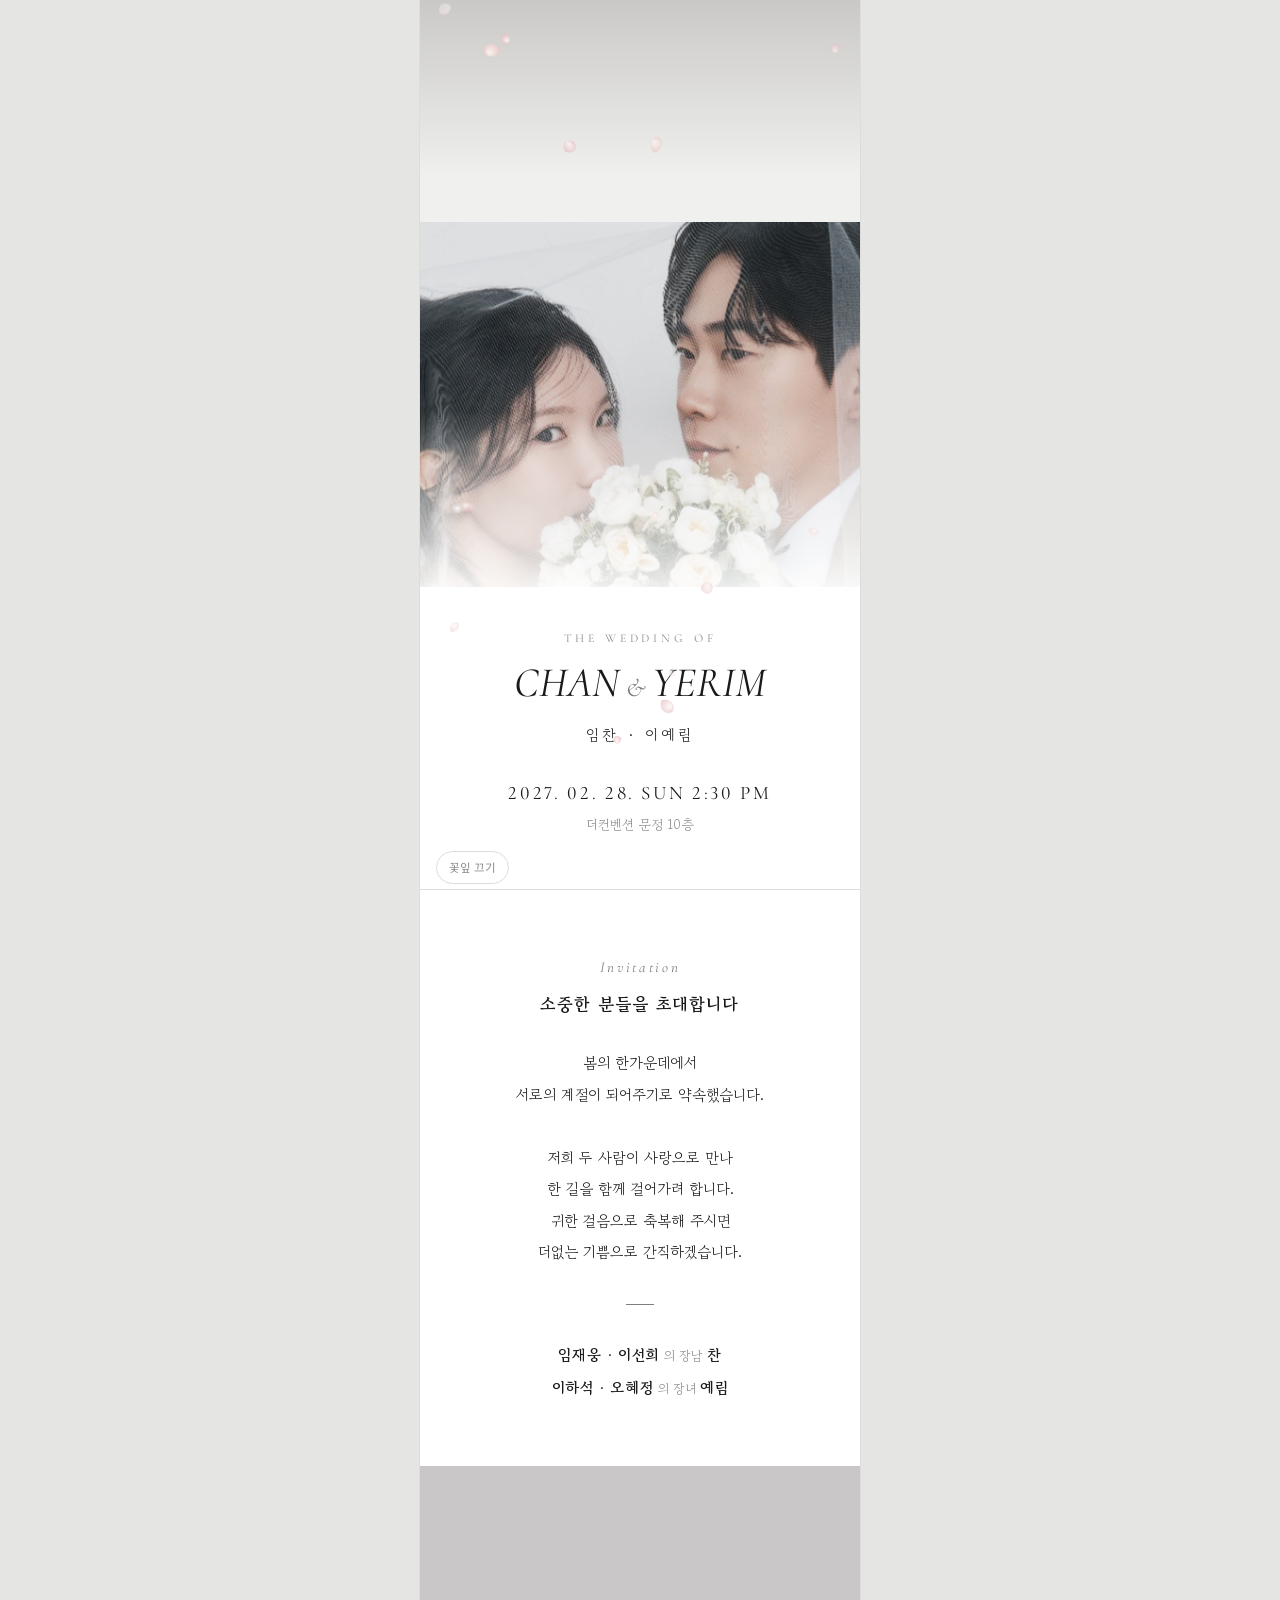
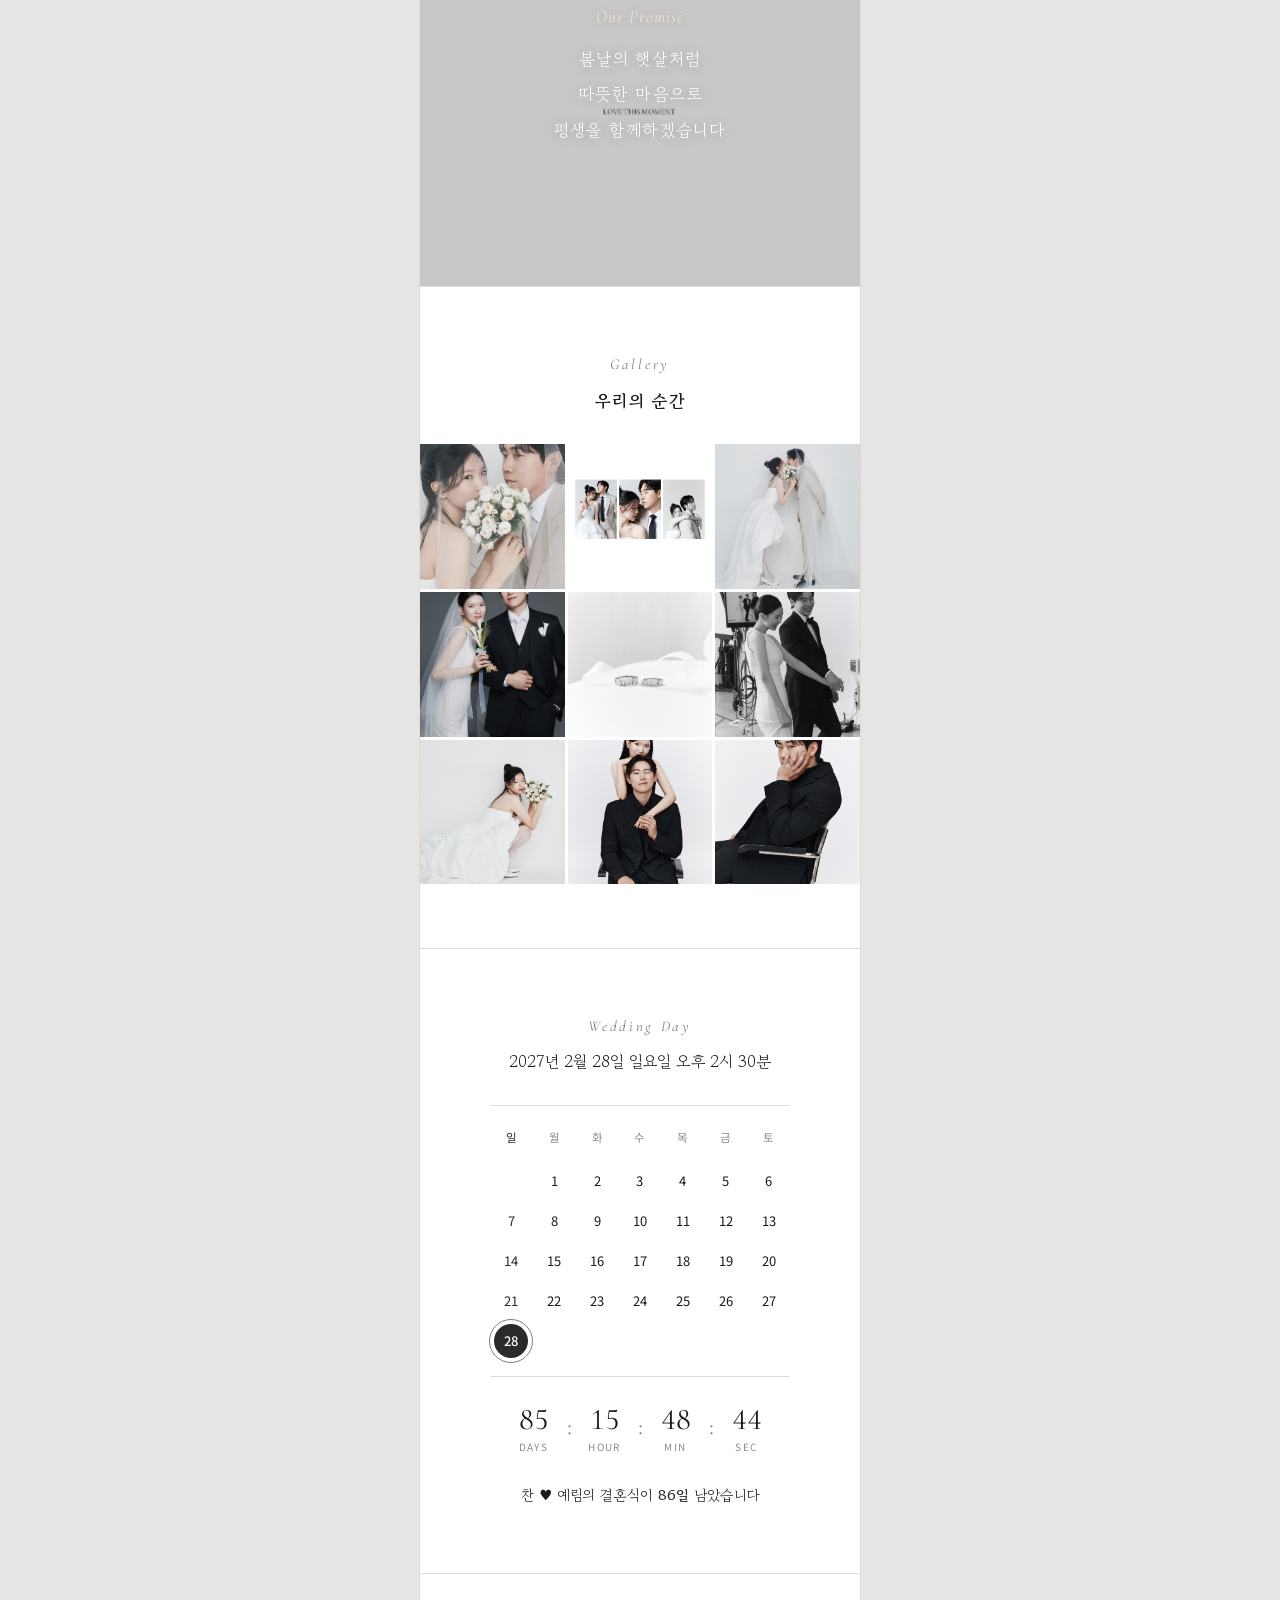
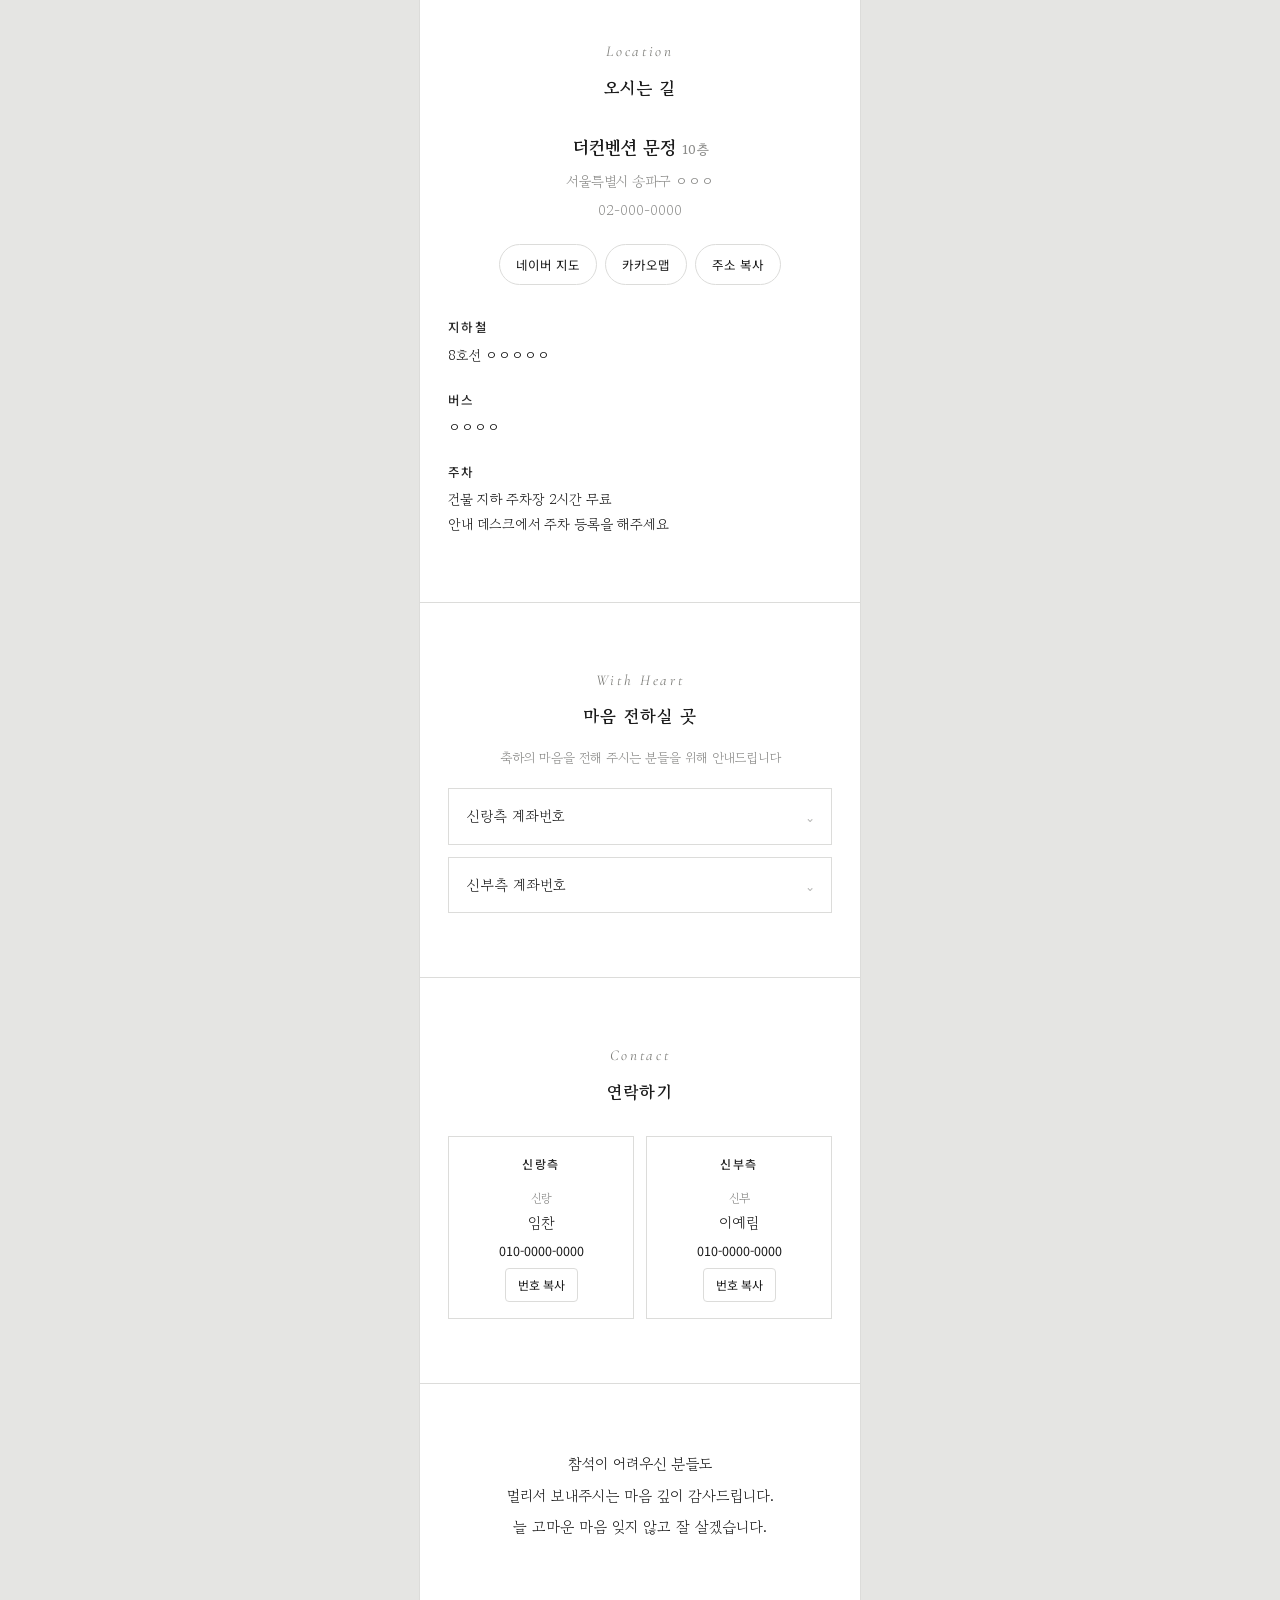
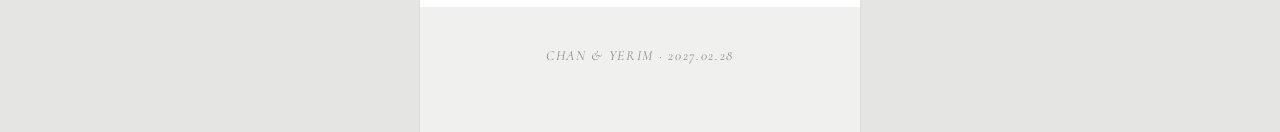
<file: index.html>
<!doctype html>
<html lang="ko"><head><meta charset="utf-8"><meta name="viewport" content="width=device-width,initial-scale=1,viewport-fit=cover"><title>임찬 ♥ 이예림 결혼합니다</title><meta name="description" content="2027년 2월 28일 · 더컨벤션 문정 10층"><meta property="og:type" content="website"><meta property="og:title" content="임찬 ♥ 이예림 결혼합니다"><meta property="og:description" content="2027년 2월 28일 · 더컨벤션 문정 10층"><meta property="og:image" content="https://chan-yerim-wedding.github.io/og.jpg?v=1"><meta property="og:image:width" content="1200"><meta property="og:image:height" content="630"><meta property="og:url" content="https://chan-yerim-wedding.github.io/"><meta name="twitter:card" content="summary_large_image"><link rel="preconnect" href="https://fonts.googleapis.com"><link rel="preconnect" href="https://fonts.gstatic.com" crossorigin><link rel="stylesheet" href="https://fonts.googleapis.com/css2?family=Cormorant:ital,wght@0,400;0,500;1,400;1,500&family=Gowun+Batang:wght@400;700&family=Gowun+Dodum&family=Great+Vibes&family=Nanum+Myeongjo:wght@400;700&family=Noto+Sans+KR:wght@400;500&family=Playfair+Display:ital@0;1&display=swap"><link rel="stylesheet" href="app.css?v=2"></head><body data-page="guest"><main id="app"><p class="boot">불러오는 중…</p></main><script src="app.js?v=2"></script></body></html>
</file>
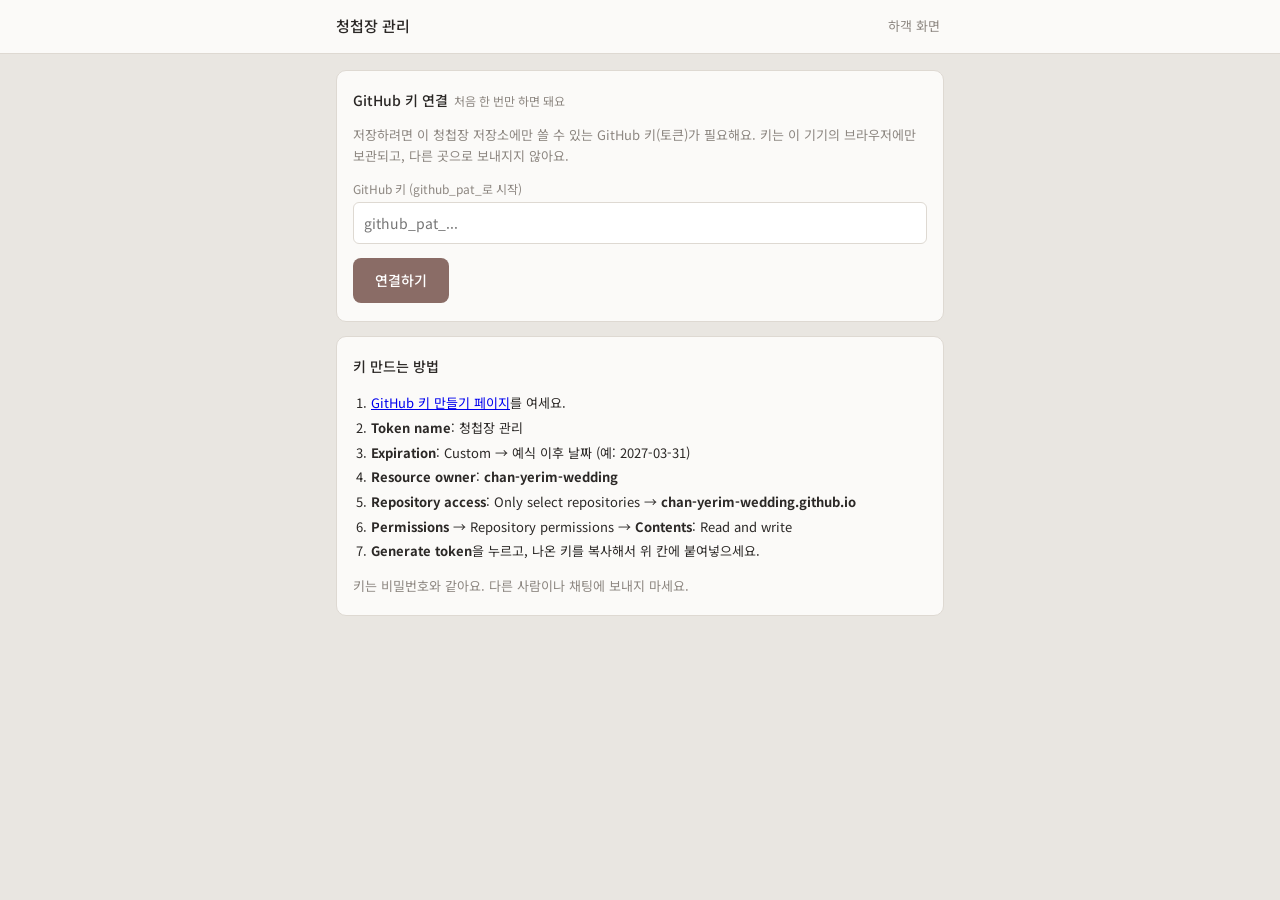
<file: admin.html>
<!doctype html>
<html lang="ko"><head><meta charset="utf-8"><meta name="viewport" content="width=device-width,initial-scale=1,viewport-fit=cover"><title>청첩장 관리</title><meta name="robots" content="noindex,nofollow"><link rel="preconnect" href="https://fonts.googleapis.com"><link rel="preconnect" href="https://fonts.gstatic.com" crossorigin><link rel="stylesheet" href="https://fonts.googleapis.com/css2?family=Cormorant:ital,wght@0,400;0,500;1,400;1,500&family=Gowun+Batang:wght@400;700&family=Gowun+Dodum&family=Great+Vibes&family=Nanum+Myeongjo:wght@400;700&family=Noto+Sans+KR:wght@400;500&family=Playfair+Display:ital@0;1&display=swap"><link rel="stylesheet" href="app.css?v=2"></head><body data-page="admin"><main id="app"><p class="boot">불러오는 중…</p></main><script src="app.js?v=2"></script></body></html>
</file>
<file: app.css>
:root{padding-top:env(safe-area-inset-top,0px);padding-bottom:env(safe-area-inset-bottom,0px)}body{margin:0}img{max-width:100%}[hidden]{display:none!important}

/* Layout: one narrow paper column like a printed card on a tinted ground; the editor is a tabbed sheet. Theme and fonts are swapped by script through these tokens. */
:root{
  --ground:#E9E6E1; --paper:#FBFAF8; --ink:#2B2826; --mute:#8D8781; --line:#DED9D2;
  --accent:#8A6C66; --accent-soft:#F1EAE7; --gold:#A8916A; --bad:#A04A43;
  --f-display:"Cormorant","Gowun Batang",Georgia,serif; --display-style:italic; --display-scale:1;
  --f-body:"Gowun Batang","Nanum Myeongjo","AppleMyungjo",serif;
  --f-ui:"Noto Sans KR",-apple-system,"Apple SD Gothic Neo",sans-serif;
  color-scheme:light;
}
*{box-sizing:border-box}
body{background:var(--ground);color:var(--ink);font-family:var(--f-body);font-size:15px;line-height:1.85;-webkit-font-smoothing:antialiased;transition:background .4s}
button{font:inherit;color:inherit;cursor:pointer}
button:focus-visible,a:focus-visible,input:focus-visible,textarea:focus-visible{outline:2px solid var(--accent);outline-offset:2px}
.card{max-width:440px;margin:0 auto;background:var(--paper);min-height:100%;box-shadow:0 0 0 1px var(--line);overflow:hidden}
.sec{padding:64px 28px;text-align:center;border-top:1px solid var(--line)}
.eyebrow{font-family:var(--f-display);font-style:var(--display-style);font-size:calc(15px * var(--display-scale));letter-spacing:.18em;color:var(--gold);margin:0 0 6px}
.vibes .eyebrow{letter-spacing:.04em}
.h2{font-family:var(--f-body);font-weight:700;font-size:17px;letter-spacing:.08em;margin:0 0 28px;text-wrap:balance}
.muted{color:var(--mute)}
.small{font-size:13px}

/* cover */
.cover{text-align:center;padding:0 0 52px}
.cover-frame{position:relative;overflow:hidden;aspect-ratio:3/4;max-width:100%;background:var(--accent-soft)}
.cover-photo{position:absolute;inset:0;width:100%;height:100%;object-fit:cover;display:block;will-change:transform;animation:settle 2.6s cubic-bezier(.2,.7,.2,1) both}
.cover-frame::after{content:"";position:absolute;inset:0;background:linear-gradient(180deg,rgba(30,24,22,.18),transparent 30%,transparent 70%,color-mix(in srgb,var(--paper) 90%,transparent))}
.std{position:absolute;top:28px;left:0;right:0;text-align:center;z-index:2;color:#fff;font-family:var(--f-display);letter-spacing:.42em;font-size:12px;margin:0;text-shadow:0 1px 8px rgba(0,0,0,.25)}
.std b{display:block;font-weight:400;font-style:var(--display-style);letter-spacing:.06em;font-size:calc(30px * var(--display-scale));margin-top:6px}
.monogram{aspect-ratio:3/4;display:grid;place-items:center;background:var(--accent-soft);position:relative}
.monogram::before{content:"";position:absolute;inset:18px;border:1px solid color-mix(in srgb,var(--accent) 35%,transparent)}
.monogram span{font-family:var(--f-display);font-style:var(--display-style);font-size:88px;line-height:1;color:var(--accent)}
.monogram span em{font-style:normal;font-size:40px;display:block;margin:10px 0;color:var(--gold)}
.cover-of{font-family:var(--f-display);letter-spacing:.32em;font-size:12px;color:var(--mute);margin:40px 0 10px}
.cover-names{font-family:var(--f-display);font-style:var(--display-style);font-size:calc(42px * var(--display-scale));line-height:1.15;margin:0;font-weight:400;text-wrap:balance}
.cover-names i{font-size:.62em;color:var(--gold);margin:0 .25em;font-style:var(--display-style)}
.cover-names span{display:inline-block;animation:rise 1.2s cubic-bezier(.2,.7,.2,1) both}
.cover-ko{font-size:15px;letter-spacing:.2em;margin:14px 0 0}
.cover-date{font-family:var(--f-display);font-size:19px;letter-spacing:.14em;margin:26px 0 2px;font-variant-numeric:lining-nums}
.cover-venue{font-size:13.5px;color:var(--mute);margin:0}
/* cover: overlay */
.cv-overlay .cover{padding:0}
.cv-overlay .cover-frame{aspect-ratio:auto;height:min(720px,100vh);min-height:560px}
.cv-overlay .cover-frame::after{background:linear-gradient(180deg,rgba(20,16,15,.25),transparent 35%,transparent 45%,rgba(20,16,15,.62))}
.cv-overlay .cover-text{position:absolute;left:0;right:0;bottom:44px;z-index:2;color:#fff;padding-inline:20px}
.cv-overlay .cover-of,.cv-overlay .cover-venue{color:rgba(255,255,255,.82)}
.cv-overlay .cover-of{margin-top:0}
.cv-overlay .cover-names i{color:#EADBC0}
.cv-overlay .std{display:none}
/* cover: arch */
.cv-arch .cover{padding:44px 32px 52px}
.cv-arch .cover-frame{border-radius:999px 999px 0 0;aspect-ratio:3/4.2}
.cv-arch .cover-frame::after{background:none}
.cv-arch .std{display:none}
.cv-arch .arch-top{font-family:var(--f-display);letter-spacing:.42em;font-size:11.5px;color:var(--gold);margin:0 0 22px}
.cv-arch .cover-of{margin-top:32px}

@keyframes settle{from{transform:scale(1.12)}to{transform:scale(1)}}
@keyframes rise{from{opacity:0;transform:translateY(14px);filter:blur(3px)}to{opacity:1;transform:none;filter:none}}

/* greeting */
.greet{font-size:15px;line-height:2.1;margin:0}
.ornament{width:28px;height:1px;background:var(--gold);margin:36px auto}
.parents{display:grid;gap:6px;font-size:15px}
.parents b{font-weight:700;letter-spacing:.04em}
.parents .rel{color:var(--mute);font-size:13px;margin:0 .35em}

/* story */
.story{list-style:none;margin:0 auto;padding:0;max-width:320px;text-align:left;position:relative}
.story::before{content:"";position:absolute;left:5px;top:8px;bottom:8px;width:1px;background:var(--line)}
.story li{position:relative;padding:0 0 30px 30px}
.story li:last-child{padding-bottom:0}
.story li::before{content:"";position:absolute;left:0;top:9px;width:11px;height:11px;border-radius:50%;background:var(--paper);border:1px solid var(--accent)}
.story .when{font-family:var(--f-display);font-style:var(--display-style);color:var(--gold);font-size:calc(16px * var(--display-scale));letter-spacing:.06em;margin:0}
.story h3{font-size:15.5px;margin:2px 0 4px;font-weight:700}
.story p{margin:0;font-size:14px;color:var(--mute);line-height:1.85}

/* calendar */
.when-line{font-size:16px;margin:0 0 28px}
.cal{display:grid;grid-template-columns:repeat(7,1fr);gap:6px 0;max-width:300px;margin:0 auto;font-family:var(--f-ui);font-size:13px;font-variant-numeric:tabular-nums;border-block:1px solid var(--line);padding-block:18px}
.cal .wd{color:var(--mute);font-size:11.5px;padding-bottom:6px}
.cal .sun{color:var(--accent)}
.cal div{height:34px;display:grid;place-items:center}
.cal .day{position:relative;width:34px;height:34px;margin:auto;border-radius:50%;background:var(--accent);color:var(--paper);font-weight:500;display:grid;place-items:center}
.cal .day::after{content:"";position:absolute;inset:-5px;border:1px solid var(--gold);border-radius:50%}
.count{display:flex;justify-content:center;gap:4px;margin:26px auto 0;font-family:var(--f-display);font-variant-numeric:tabular-nums lining-nums}
.count div{min-width:58px;display:grid;gap:2px}
.count b{font-weight:400;font-size:30px;line-height:1.1}
.count small{font-family:var(--f-ui);font-size:10px;letter-spacing:.14em;color:var(--mute)}
.count .sep{min-width:0;font-size:24px;color:var(--gold);padding-top:2px}
.dday{margin:26px 0 0;font-size:14.5px}
.dday b{color:var(--accent)}

/* mid */
.mid{position:relative;overflow:hidden;height:420px;display:grid;place-items:center;text-align:center}
.mid img{position:absolute;left:0;top:-15%;width:100%;height:130%;object-fit:cover;will-change:transform;max-width:none}
.mid::before{content:"";position:absolute;inset:0;background:rgba(30,24,26,.24);z-index:1}
.mid-in{position:relative;z-index:2;padding-inline:24px}
.mid-in p{color:#fff;font-size:17px;line-height:2.1;letter-spacing:.06em;margin:0;text-shadow:0 1px 12px rgba(0,0,0,.25)}
.mid-in .eyebrow{color:#F2E6D4;margin-bottom:12px;line-height:1.4}

/* gallery */
.grid{display:grid;grid-template-columns:repeat(6,1fr);gap:3px;margin:0 -28px}
.grid button{padding:0;border:0;background:var(--line);aspect-ratio:1;overflow:hidden;display:block;grid-column:span 2}
.grid button.w6{grid-column:span 6;aspect-ratio:3/2}
.grid button.w3{grid-column:span 3}
.gimg{width:100%;height:100%;object-fit:cover;display:block;transition:transform .6s ease}
.grid button:hover .gimg,.mag button:hover .gimg{transform:scale(1.04)}
.mag{columns:2;column-gap:8px;margin:0 -12px}
.mag button{display:block;width:100%;padding:0;border:0;margin:0 0 8px;break-inside:avoid;overflow:hidden;background:var(--line);aspect-ratio:3/4}
.mag button:nth-child(3n+2){aspect-ratio:1}
.mag button:nth-child(4n+3){aspect-ratio:4/5}
.slide{display:flex;gap:10px;overflow-x:auto;scroll-snap-type:x mandatory;margin:0 -28px;padding:0 28px 6px;scrollbar-width:none;-webkit-overflow-scrolling:touch}
.slide::-webkit-scrollbar{display:none}
.slide button{flex:0 0 84%;padding:0;border:0;scroll-snap-align:center;aspect-ratio:3/4;overflow:hidden;background:var(--line);border-radius:2px}
.slide-count{margin:14px 0 0;font-family:var(--f-display);letter-spacing:.2em;font-size:14px;color:var(--mute);font-variant-numeric:tabular-nums lining-nums}
.more{margin-top:22px;background:none;border:1px solid var(--line);padding:9px 22px;font-family:var(--f-ui);font-size:13px;color:var(--mute)}
.lb{position:fixed;inset:0;background:rgba(24,22,21,.95);z-index:60;display:flex;flex-direction:column;align-items:center;justify-content:center;padding:calc(16px + env(safe-area-inset-top,0px)) 16px calc(16px + env(safe-area-inset-bottom,0px))}
.lb img{max-height:78vh;max-width:100%;object-fit:contain}
.lb-bar{display:flex;gap:28px;align-items:center;margin-top:18px;color:#EDE8E3;font-family:var(--f-ui);font-size:13px;font-variant-numeric:tabular-nums}
.lb-bar button{background:none;border:0;color:#EDE8E3;font-size:22px;padding:6px 12px}
.lb-x{position:absolute;top:calc(12px + env(safe-area-inset-top,0px));right:12px;background:none;border:0;color:#EDE8E3;font-size:28px;line-height:1;padding:8px}

/* location */
.venue{font-size:18px;font-weight:700;margin:0}
.addr{margin:4px 0 0;font-size:14px;color:var(--mute)}
.btnrow{display:flex;gap:8px;justify-content:center;flex-wrap:wrap;margin:20px 0 6px}
.pill{display:inline-flex;align-items:center;gap:6px;border:1px solid var(--line);background:var(--paper);padding:8px 16px;font-family:var(--f-ui);font-size:12.5px;color:var(--ink);text-decoration:none;border-radius:999px}
.pill:hover{border-color:var(--accent);color:var(--accent)}
.way{text-align:left;margin-top:30px;display:grid;gap:20px}
.way h3{font-family:var(--f-ui);font-size:12.5px;font-weight:500;letter-spacing:.1em;color:var(--accent);margin:0 0 4px}
.way p{margin:0;font-size:14px;line-height:1.8}

/* notice */
.notices{display:grid;gap:12px;text-align:left}
.notice{border:1px solid var(--line);padding:18px 20px;background:color-mix(in srgb,var(--accent-soft) 40%,var(--paper))}
.notice h3{font-size:14.5px;margin:0 0 6px;font-weight:700;color:var(--accent)}
.notice p{margin:0;font-size:14px;line-height:1.85}

/* accounts & contact */
.acc{text-align:left;border:1px solid var(--line);margin-top:12px}
.acc>button{width:100%;display:flex;justify-content:space-between;align-items:center;background:var(--paper);border:0;padding:14px 18px;font-size:14.5px}
.acc>button span:last-child{font-family:var(--f-ui);color:var(--mute);transition:transform .25s}
.acc.open>button span:last-child{transform:rotate(180deg)}
.acc-body{border-top:1px solid var(--line);background:color-mix(in srgb,var(--accent-soft) 45%,var(--paper))}
.acc-row{display:flex;justify-content:space-between;gap:12px;align-items:center;padding:14px 18px;border-top:1px solid var(--line)}
.acc-row:first-child{border-top:0}
.acc-row>div{min-width:0}
.acc-row .who{font-size:13px;color:var(--mute);margin:0}
.acc-row .num{font-family:var(--f-ui);font-size:14px;margin:0;font-variant-numeric:tabular-nums;word-break:break-all}
.copy{flex:none;border:1px solid var(--line);background:var(--paper);font-family:var(--f-ui);font-size:12px;padding:5px 12px;border-radius:4px}
.contacts{display:grid;grid-template-columns:1fr 1fr;gap:12px}
.contacts>div{border:1px solid var(--line);padding:16px 10px;min-width:0;display:grid;gap:12px;align-content:start}
.contacts h3{margin:0;font-family:var(--f-ui);font-size:12px;font-weight:500;letter-spacing:.12em;color:var(--accent)}
.person p{margin:0}
.person .role{font-size:12px;color:var(--mute)}
.person .num{font-family:var(--f-ui);font-size:12.5px;font-variant-numeric:tabular-nums;margin:2px 0 6px;word-break:break-all}

.closing{line-height:2.1;margin:0}
.foot{padding:36px 20px 64px;text-align:center;font-family:var(--f-display);font-style:var(--display-style);color:var(--mute);letter-spacing:.12em;font-size:calc(14px * var(--display-scale));background:var(--accent-soft)}

/* floating */
.progress{position:fixed;top:env(safe-area-inset-top,0px);left:50%;width:min(440px,100%);transform:translateX(-50%);height:2px;z-index:45;pointer-events:none}
.progress i{display:block;height:100%;background:linear-gradient(90deg,transparent,var(--gold));transform-origin:0 50%;transform:scaleX(0)}
.fx-cv{position:fixed;top:0;left:50%;transform:translateX(-50%);width:min(440px,100%);height:100%;pointer-events:none;z-index:35}
.chip{position:fixed;z-index:46;background:color-mix(in srgb,var(--paper) 84%,transparent);backdrop-filter:blur(6px);-webkit-backdrop-filter:blur(6px);border:1px solid var(--line);border-radius:999px;font-family:var(--f-ui);font-size:11.5px;padding:5px 12px;color:var(--mute)}
.fx-tg{bottom:calc(16px + env(safe-area-inset-bottom,0px));left:max(16px,calc(50% - 204px))}
.is-admin .fx-tg{bottom:calc(84px + env(safe-area-inset-bottom,0px))}
.is-admin .bgm{top:calc(100px + env(safe-area-inset-top,0px))}
.bgm{top:calc(14px + env(safe-area-inset-top,0px));right:max(14px,calc(50% - 206px));display:flex;align-items:center;gap:6px;color:var(--ink)}
.bars{display:inline-flex;gap:2px;align-items:flex-end;height:11px}
.bars i{width:2px;background:var(--accent);height:3px}
.bgm.on .bars i{animation:eq .9s ease-in-out infinite}
.bgm.on .bars i:nth-child(2){animation-delay:.2s}.bgm.on .bars i:nth-child(3){animation-delay:.4s}
@keyframes eq{0%,100%{height:3px}50%{height:11px}}
.toast{position:fixed;left:50%;bottom:calc(64px + env(safe-area-inset-bottom,0px));transform:translateX(-50%);background:var(--ink);color:var(--paper);font-family:var(--f-ui);font-size:13px;padding:10px 18px;border-radius:999px;z-index:80;max-width:calc(100% - 32px);text-align:center}
.fab{position:fixed;right:16px;bottom:calc(16px + env(safe-area-inset-bottom,0px));z-index:40;background:var(--ink);color:var(--paper);border:0;border-radius:999px;padding:11px 18px;font-family:var(--f-ui);font-size:13px;box-shadow:0 6px 20px rgba(0,0,0,.18)}

/* scroll reveal */
@supports (animation-timeline: view()){
  .rv{animation:reveal linear both;animation-timeline:view();animation-range:entry 0% entry 100%}
  .rv-soft{animation:reveal-soft linear both;animation-timeline:view();animation-range:entry 0% entry 90%}
  .cal .day::after{animation:ring linear both;animation-timeline:view();animation-range:entry 40% cover 45%}
  .ornament{animation:line linear both;animation-timeline:view();animation-range:entry 20% cover 40%}
}
@keyframes reveal{from{opacity:0;transform:translateY(34px);filter:blur(4px)}to{opacity:1;transform:none;filter:none}}
@keyframes reveal-soft{from{opacity:0;transform:scale(.94)}to{opacity:1;transform:none}}
@keyframes ring{from{transform:scale(1.9);opacity:0}to{transform:scale(1);opacity:1}}
@keyframes line{from{transform:scaleX(0)}to{transform:scaleX(1)}}
.no-motion .rv,.no-motion .rv-soft,.no-motion .ornament,.no-motion .cal .day::after,.no-motion .cover-photo,.no-motion .cover-names span{animation:none!important}

/* admin */
.adm{font-family:var(--f-ui);font-size:14px;line-height:1.6;min-height:100%}
.adm-top{position:sticky;top:env(safe-area-inset-top,0px);z-index:30;background:var(--paper);border-bottom:1px solid var(--line)}
.adm-top-in{max-width:640px;margin:0 auto;display:flex;align-items:center;gap:10px;padding:10px 16px}
.adm-top h1{font-size:15px;font-weight:500;margin:0;flex:1;min-width:0}
.tabs{display:flex;border:1px solid var(--line);border-radius:6px;overflow:hidden}
.tabs button{border:0;background:var(--paper);padding:6px 12px;font-size:13px}
.tabs button[aria-pressed="true"]{background:var(--ink);color:var(--paper)}
.adm-x{border:0;background:none;font-size:13px;color:var(--mute);padding:6px 4px}
.subtabs{max-width:640px;margin:0 auto;display:flex;gap:6px;padding:0 16px 10px;overflow-x:auto}
.subtabs button{flex:none;border:1px solid var(--line);background:var(--paper);border-radius:999px;padding:5px 14px;font-size:13px;color:var(--mute)}
.subtabs button[aria-pressed="true"]{border-color:var(--accent);color:var(--accent);background:var(--accent-soft)}
.adm-body{max-width:640px;margin:0 auto;padding:16px 16px 120px;display:grid;gap:14px}
.note{background:var(--accent-soft);border:1px solid color-mix(in srgb,var(--accent) 25%,transparent);padding:12px 14px;border-radius:8px;font-size:13px}
.note button{margin-left:6px;border:1px solid var(--accent);background:var(--paper);color:var(--accent);border-radius:4px;font-size:12px;padding:2px 10px}
.panel{background:var(--paper);border:1px solid var(--line);border-radius:10px;padding:18px 16px}
.panel h2{font-size:14px;font-weight:500;margin:0 0 14px}
.panel h2 small{font-weight:400;color:var(--mute);margin-left:6px;font-size:12px}
.fields{display:grid;grid-template-columns:1fr 1fr;gap:12px}
.fld{display:grid;gap:4px;min-width:0}
.fld.wide{grid-column:1/-1}
.fld label{font-size:12px;color:var(--mute)}
.fld input,.fld textarea,.row-edit input,.row-edit textarea{width:100%;min-width:0;border:1px solid var(--line);border-radius:6px;padding:9px 10px;font:inherit;font-size:14px;background:#fff;color:#2B2826}
.fld textarea,.row-edit textarea{min-height:92px;resize:vertical;line-height:1.7}
@media (max-width:480px){.fields{grid-template-columns:1fr}}
.opts{display:grid;grid-template-columns:repeat(auto-fill,minmax(112px,1fr));gap:8px}
.opt{border:1px solid var(--line);background:#fff;border-radius:8px;padding:10px;text-align:left;display:grid;gap:6px;min-width:0;color:#2B2826}
.opt[aria-pressed="true"]{border-color:var(--accent);box-shadow:0 0 0 1px var(--accent)}
.opt b{font-weight:500;font-size:13px}
.opt small{color:#8D8781;font-size:11.5px;line-height:1.4}
.sw{display:flex;gap:4px}
.sw i{width:18px;height:18px;border-radius:50%;border:1px solid rgba(0,0,0,.08)}
.opt .sample-txt{font-size:20px;line-height:1.2}
.chk{display:flex;align-items:center;gap:8px;font-size:14px;margin-top:12px}
.chk input{width:18px;height:18px;accent-color:var(--accent)}
.cover-slot{display:flex;gap:14px;align-items:center;flex-wrap:wrap}
.cover-slot img,.cover-slot .empty{width:96px;aspect-ratio:3/4;object-fit:cover;border-radius:4px;border:1px solid var(--line);background:var(--accent-soft)}
.cover-slot .empty{display:grid;place-items:center;color:var(--mute);font-size:11px;text-align:center}
.pics{display:grid;grid-template-columns:repeat(auto-fill,minmax(96px,1fr));gap:10px;margin-top:12px}
.pic{position:relative;border:1px solid var(--line);border-radius:6px;overflow:hidden;background:var(--line)}
.pic img{width:100%;aspect-ratio:1;object-fit:cover;display:block}
.pic .n{position:absolute;top:4px;left:4px;background:rgba(0,0,0,.55);color:#fff;font-size:11px;padding:0 6px;border-radius:3px;font-variant-numeric:tabular-nums}
.pic-ctl{display:flex;background:var(--paper)}
.pic-ctl button{flex:1;border:0;background:none;padding:5px 0;font-size:13px;color:var(--mute)}
.pic-ctl .del:hover{color:var(--bad)}
.ask{position:absolute;inset:0;background:rgba(251,250,248,.95);display:grid;place-content:center;gap:6px;text-align:center;font-size:12px;padding:6px;color:#2B2826}
.ask div{display:flex;gap:6px;justify-content:center}
.ask button{border:1px solid var(--line);background:#fff;border-radius:4px;padding:3px 8px;font-size:12px}
.ask .yes{border-color:var(--bad);color:var(--bad)}
.upl{position:relative;display:inline-flex;align-items:center;gap:6px;border:1px dashed var(--accent);color:var(--accent);background:var(--paper);border-radius:6px;padding:8px 14px;font-size:13px;cursor:pointer}
.upl input{position:absolute;width:1px;height:1px;opacity:0}
.ghost{border:1px solid var(--line);background:var(--paper);border-radius:6px;padding:7px 12px;font-size:13px}
.tpls{display:flex;flex-wrap:wrap;gap:6px;margin-bottom:12px}
.rows{display:grid;gap:10px}
.row-edit{display:grid;grid-template-columns:repeat(var(--cols,3),minmax(0,1fr)) auto;gap:6px;align-items:start;border-top:1px dashed var(--line);padding-top:10px}
.row-edit:first-child{border-top:0;padding-top:0}
.row-edit .full{grid-column:1/-2}
.row-edit .rm{border:0;background:none;color:var(--mute);font-size:18px;padding:4px 6px}
@media (max-width:480px){.row-edit{grid-template-columns:1fr 1fr auto}.row-edit>input:nth-child(3){grid-column:1/3}}
.side-label{font-size:12px;color:var(--accent);margin:4px 0 6px}
.order{display:grid;gap:6px}
.order-row{display:flex;align-items:center;gap:10px;border:1px solid var(--line);border-radius:8px;padding:8px 10px;background:#fff;color:#2B2826}
.order-row.off{opacity:.5}
.order-row span{flex:1;min-width:0;font-size:14px}
.order-row button{border:1px solid var(--line);background:var(--paper);border-radius:4px;width:30px;height:28px;padding:0}
.order-row input{width:18px;height:18px;accent-color:var(--accent)}
.savebar{position:fixed;left:0;right:0;bottom:0;z-index:30;background:var(--paper);border-top:1px solid var(--line);padding:12px 16px calc(12px + env(safe-area-inset-bottom,0px))}
.savebar-in{max-width:640px;margin:0 auto;display:flex;align-items:center;gap:12px}
.meter{flex:1;font-size:12px;color:var(--mute);min-width:0;font-variant-numeric:tabular-nums}
.meter b{font-weight:500;color:var(--ink)}
.meter.warn b{color:var(--bad)}
.save{border:0;background:var(--accent);color:#fff;border-radius:8px;padding:11px 22px;font-size:14px;font-weight:500}
.save:disabled{opacity:.55;cursor:default}
.preview-wrap{padding:16px 0 120px}
@media (prefers-reduced-motion:reduce){*,*::before,*::after{transition:none!important;animation:none!important}}

a.adm-x{text-decoration:none}
.boot{text-align:center;color:var(--mute);font-family:var(--f-ui);font-size:13px;padding:40vh 16px 0;margin:0}
</file>
